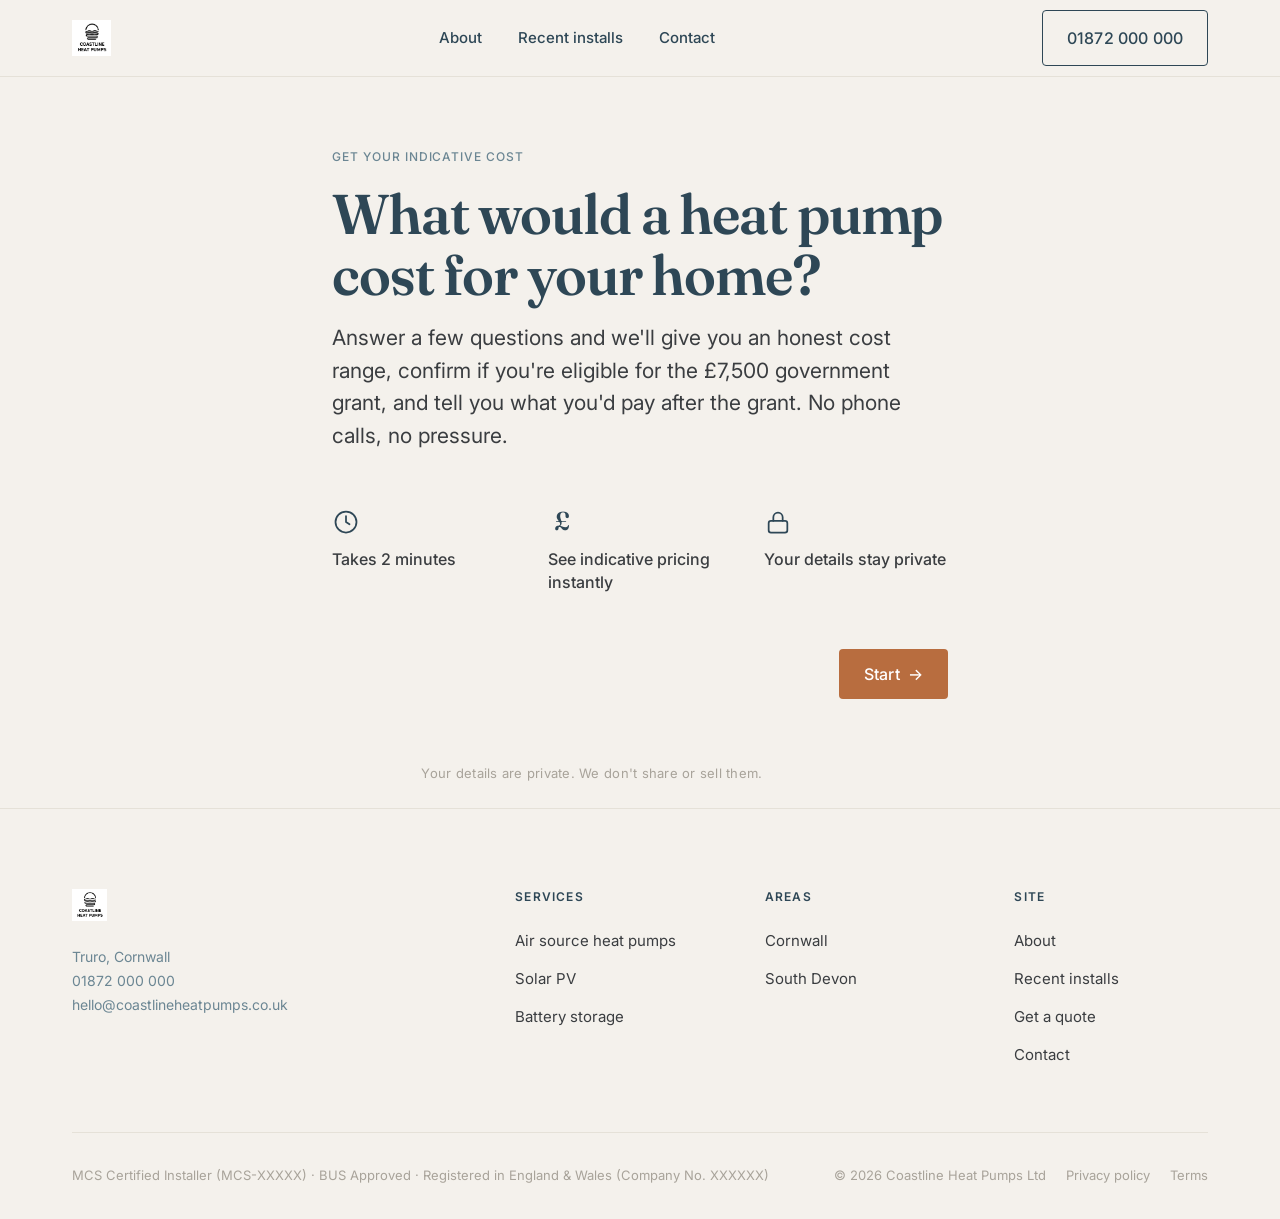
<file: quote.html>
<!doctype html>
<html lang="en-GB">
<head>
  <meta charset="utf-8">
  <meta name="viewport" content="width=device-width, initial-scale=1">
  <meta name="description" content="Get an indicative cost estimate for an air source heat pump installation in Cornwall or South Devon. Two minutes, no phone calls.">
  <title>Get a quote — Coastline Heat Pumps</title>
  <link rel="stylesheet" href="css/site.css">
</head>
<body>

<!-- NAV (same as homepage) -->
<header class="nav">
  <div class="container nav-inner">
    <a href="index.html" class="nav-logo" aria-label="Coastline Heat Pumps home">
      <img src="assets/coastline-logo.png" alt="Coastline Heat Pumps">
    </a>
    <nav class="nav-links" id="navLinks" aria-label="Primary">
      <a href="index.html#about">About</a>
      <a href="index.html#installs">Recent installs</a>
      <a href="index.html#contact">Contact</a>
    </nav>
    <div class="nav-cta" id="navCta">
      <a href="tel:01872000000" class="btn btn-secondary">01872 000 000</a>
    </div>
    <div class="step-counter" id="stepCounter" hidden aria-live="polite">STEP <span id="qpStepNum">1</span> OF <span id="qpTotal">12</span></div>
  </div>
</header>

<!-- INTRO -->
<section class="hero hero--quote" id="quoteIntro">
  <div class="container-read">
    <span class="eyebrow">Get your indicative cost</span>
    <h1>What would a heat pump cost for your home?</h1>
    <p class="lead">Answer a few questions and we'll give you an honest cost range, confirm if you're eligible for the £7,500 government grant, and tell you what you'd pay after the grant. No phone calls, no pressure.</p>

    <div class="quote-benefits">
      <div class="quote-benefit">
        <svg class="icon" width="28" height="28" viewBox="0 0 24 24" fill="none" stroke="currentColor" stroke-width="1.5" stroke-linecap="round" stroke-linejoin="round" aria-hidden="true">
          <circle cx="12" cy="12" r="9"/>
          <polyline points="12 7 12 12 15 14"/>
        </svg>
        <div class="text">Takes 2 minutes</div>
      </div>
      <div class="quote-benefit">
        <svg class="icon" width="28" height="28" viewBox="0 0 24 24" fill="currentColor" aria-hidden="true">
          <text x="50%" y="78%" text-anchor="middle" font-size="22" font-family="Fraunces, Georgia, serif" font-weight="500">£</text>
        </svg>
        <div class="text">See indicative pricing instantly</div>
      </div>
      <div class="quote-benefit">
        <svg class="icon" width="28" height="28" viewBox="0 0 24 24" fill="none" stroke="currentColor" stroke-width="1.5" stroke-linecap="round" stroke-linejoin="round" aria-hidden="true">
          <rect x="4" y="11" width="16" height="10" rx="2"/>
          <path d="M8 11V8a4 4 0 0 1 8 0v3"/>
        </svg>
        <div class="text">Your details stay private</div>
      </div>
    </div>

    <div class="quote-intro-cta">
      <button type="button" class="btn btn-primary" data-action="start">Start <span class="arrow">→</span></button>
    </div>

    <p class="quote-intro-footnote">Your details are private. We don't share or sell them.</p>
  </div>
</section>

<!-- WIZARD -->
<section class="wizard" id="quoteWizard" hidden>
  <div class="container-read">

    <!-- STEP 1: Ownership -->
    <div class="quote-step active" data-step="1">
      <span class="eyebrow">About you</span>
      <h2>Are you the property owner?</h2>
      <p class="quote-helper">The Boiler Upgrade Scheme requires the property owner to apply.</p>

      <div class="quote-options" role="radiogroup">
        <label class="quote-option">
          <input type="radio" name="ownership" value="own">
          <span class="opt-text"><span class="label">Yes, I own and live there</span></span>
        </label>
        <label class="quote-option">
          <input type="radio" name="ownership" value="landlord">
          <span class="opt-text"><span class="label">Yes, I'm a landlord of a let property</span></span>
        </label>
        <label class="quote-option">
          <input type="radio" name="ownership" value="rent">
          <span class="opt-text"><span class="label">No, I rent the property</span></span>
        </label>
      </div>

      <div class="quote-nav">
        <button type="button" class="btn-back" data-action="back-to-intro">← Back</button>
        <button type="button" class="btn btn-primary" data-action="next" disabled>Continue <span class="arrow">→</span></button>
      </div>
    </div>

    <!-- STEP 2: Postcode -->
    <div class="quote-step" data-step="2">
      <span class="eyebrow">Where is the property?</span>
      <h2>What's the postcode?</h2>
      <p class="quote-helper">The grant is available across England and Wales. Different schemes apply in Scotland and Northern Ireland.</p>

      <div class="quote-input">
        <label for="postcode">Postcode</label>
        <input type="text" id="postcode" name="postcode" autocomplete="postal-code" placeholder="e.g. TR1 2NF" autocapitalize="characters">
        <div class="quote-error" id="postcodeError" role="alert"></div>
      </div>

      <div class="quote-nav">
        <button type="button" class="btn-back" data-action="back">← Back</button>
        <button type="button" class="btn btn-primary" data-action="next" disabled>Continue <span class="arrow">→</span></button>
      </div>
    </div>

    <!-- STEP 3: Current heating -->
    <div class="quote-step" data-step="3">
      <span class="eyebrow">Current heating</span>
      <h2>What heats your home at the moment?</h2>

      <div class="quote-options" role="radiogroup">
        <label class="quote-option">
          <input type="radio" name="currentHeating" value="gas">
          <span class="opt-text"><span class="label">Gas boiler</span></span>
        </label>
        <label class="quote-option">
          <input type="radio" name="currentHeating" value="oil">
          <span class="opt-text"><span class="label">Oil boiler</span></span>
        </label>
        <label class="quote-option">
          <input type="radio" name="currentHeating" value="lpg">
          <span class="opt-text"><span class="label">LPG (liquefied petroleum gas)</span></span>
        </label>
        <label class="quote-option">
          <input type="radio" name="currentHeating" value="electric">
          <span class="opt-text"><span class="label">Electric storage heaters</span></span>
        </label>
        <label class="quote-option">
          <input type="radio" name="currentHeating" value="heat-pump">
          <span class="opt-text"><span class="label">An existing heat pump</span></span>
        </label>
        <label class="quote-option">
          <input type="radio" name="currentHeating" value="none">
          <span class="opt-text"><span class="label">No central heating</span></span>
        </label>
      </div>

      <div class="quote-nav">
        <button type="button" class="btn-back" data-action="back">← Back</button>
        <button type="button" class="btn btn-primary" data-action="next" disabled>Continue <span class="arrow">→</span></button>
      </div>
    </div>

    <!-- STEP 4: EPC -->
    <div class="quote-step" data-step="4">
      <span class="eyebrow">Energy Performance Certificate</span>
      <h2>Do you have a valid EPC?</h2>
      <p class="quote-helper">An Energy Performance Certificate is required for the £7,500 grant. If you don't have one, you can order one from gov.uk for around £60.</p>

      <div class="quote-options" role="radiogroup">
        <label class="quote-option">
          <input type="radio" name="epc" value="valid">
          <span class="opt-text"><span class="label">Yes, I have a valid one</span></span>
        </label>
        <label class="quote-option">
          <input type="radio" name="epc" value="need">
          <span class="opt-text"><span class="label">I'd need to get one</span></span>
        </label>
        <label class="quote-option">
          <input type="radio" name="epc" value="exempt">
          <span class="opt-text"><span class="label">The property is exempt</span></span>
        </label>
        <label class="quote-option">
          <input type="radio" name="epc" value="unsure">
          <span class="opt-text"><span class="label">I'm not sure</span></span>
        </label>
      </div>

      <a href="https://www.gov.uk/find-energy-certificate" target="_blank" rel="noopener" class="quote-aux-link">Check or order an EPC at gov.uk <span aria-hidden="true">→</span></a>

      <div class="quote-nav">
        <button type="button" class="btn-back" data-action="back">← Back</button>
        <button type="button" class="btn btn-primary" data-action="next" disabled>Continue <span class="arrow">→</span></button>
      </div>
    </div>

    <!-- STEP 5: Property type + bedrooms -->
    <div class="quote-step" data-step="5">
      <span class="eyebrow">About your home</span>
      <h2>Tell us about your property.</h2>

      <div class="quote-field">
        <span class="quote-field-label">Property type</span>
        <div class="quote-tiles" role="radiogroup" aria-label="Property type">
          <label class="quote-tile">
            <input type="radio" name="propertyType" value="detached">
            <span class="tile-label">Detached</span>
          </label>
          <label class="quote-tile">
            <input type="radio" name="propertyType" value="semi">
            <span class="tile-label">Semi-detached</span>
          </label>
          <label class="quote-tile">
            <input type="radio" name="propertyType" value="terrace">
            <span class="tile-label">Terrace</span>
          </label>
          <label class="quote-tile">
            <input type="radio" name="propertyType" value="bungalow">
            <span class="tile-label">Bungalow</span>
          </label>
          <label class="quote-tile">
            <input type="radio" name="propertyType" value="flat">
            <span class="tile-label">Flat</span>
          </label>
        </div>
      </div>

      <div class="quote-field">
        <span class="quote-field-label">Number of bedrooms</span>
        <div class="quote-tiles" role="radiogroup" aria-label="Number of bedrooms">
          <label class="quote-tile">
            <input type="radio" name="bedrooms" value="1">
            <span class="tile-label">1</span>
          </label>
          <label class="quote-tile">
            <input type="radio" name="bedrooms" value="2">
            <span class="tile-label">2</span>
          </label>
          <label class="quote-tile">
            <input type="radio" name="bedrooms" value="3">
            <span class="tile-label">3</span>
          </label>
          <label class="quote-tile">
            <input type="radio" name="bedrooms" value="4">
            <span class="tile-label">4</span>
          </label>
          <label class="quote-tile">
            <input type="radio" name="bedrooms" value="5+">
            <span class="tile-label">5+</span>
          </label>
        </div>
      </div>

      <div class="quote-nav">
        <button type="button" class="btn-back" data-action="back">← Back</button>
        <button type="button" class="btn btn-primary" data-action="next" disabled>Continue <span class="arrow">→</span></button>
      </div>
    </div>

    <!-- STEP 6: Floor area -->
    <div class="quote-step" data-step="6">
      <span class="eyebrow">Property size</span>
      <h2>Roughly how big is the property?</h2>
      <p class="quote-helper">The total floor area in square metres. You can find this on your EPC, or estimate it.</p>

      <div class="quote-field">
        <label class="quote-field-label" for="floorArea">Floor area</label>
        <div class="quote-input-suffix">
          <input type="number" id="floorArea" name="floorArea" min="20" max="1000" step="1" placeholder="140" inputmode="numeric">
          <span class="suffix" aria-hidden="true">m²</span>
        </div>
        <button type="button" class="quote-aux-link" data-action="estimate-area">Don't know? I'll estimate from bedrooms</button>
      </div>

      <div class="quote-nav">
        <button type="button" class="btn-back" data-action="back">← Back</button>
        <button type="button" class="btn btn-primary" data-action="next" disabled>Continue <span class="arrow">→</span></button>
      </div>
    </div>

    <!-- STEP 7: Property age -->
    <div class="quote-step" data-step="7">
      <span class="eyebrow">Age of the property</span>
      <h2>Roughly when was it built?</h2>
      <p class="quote-helper">This affects how much insulation work might be needed alongside the install.</p>

      <div class="quote-options" role="radiogroup">
        <label class="quote-option">
          <input type="radio" name="propertyAge" value="pre-1930">
          <span class="opt-text"><span class="label">Before 1930</span></span>
        </label>
        <label class="quote-option">
          <input type="radio" name="propertyAge" value="1930-1980">
          <span class="opt-text"><span class="label">1930 to 1980</span></span>
        </label>
        <label class="quote-option">
          <input type="radio" name="propertyAge" value="post-1980">
          <span class="opt-text"><span class="label">After 1980</span></span>
        </label>
        <label class="quote-option">
          <input type="radio" name="propertyAge" value="unsure">
          <span class="opt-text"><span class="label">I don't know</span></span>
        </label>
      </div>

      <div class="quote-nav">
        <button type="button" class="btn-back" data-action="back">← Back</button>
        <button type="button" class="btn btn-primary" data-action="next" disabled>Continue <span class="arrow">→</span></button>
      </div>
    </div>

    <!-- STEP 8: Radiators / heat distribution -->
    <div class="quote-step" data-step="8">
      <span class="eyebrow">Your heating setup</span>
      <h2>What kind of radiators do you have?</h2>
      <p class="quote-helper">Heat pumps work best with larger radiators or underfloor heating. We may need to upgrade some during the install.</p>

      <div class="quote-options" role="radiogroup">
        <label class="quote-option">
          <input type="radio" name="radiators" value="small">
          <span class="opt-text"><span class="label">Standard small radiators</span></span>
        </label>
        <label class="quote-option">
          <input type="radio" name="radiators" value="mix">
          <span class="opt-text"><span class="label">A mix of sizes</span></span>
        </label>
        <label class="quote-option">
          <input type="radio" name="radiators" value="large">
          <span class="opt-text"><span class="label">Large modern radiators</span></span>
        </label>
        <label class="quote-option">
          <input type="radio" name="radiators" value="underfloor">
          <span class="opt-text"><span class="label">Underfloor heating</span></span>
        </label>
        <label class="quote-option">
          <input type="radio" name="radiators" value="unsure">
          <span class="opt-text"><span class="label">I'm not sure</span></span>
        </label>
      </div>

      <div class="quote-nav">
        <button type="button" class="btn-back" data-action="back">← Back</button>
        <button type="button" class="btn btn-primary" data-action="next" disabled>Continue <span class="arrow">→</span></button>
      </div>
    </div>

    <!-- STEP 9: Outdoor space -->
    <div class="quote-step" data-step="9">
      <span class="eyebrow">Outdoor space</span>
      <h2>Is there room outside for the heat pump unit?</h2>
      <p class="quote-helper">The outdoor unit is roughly the size of a washing machine and needs about a metre of clearance around it.</p>

      <div class="quote-options" role="radiogroup">
        <label class="quote-option">
          <input type="radio" name="outdoorSpace" value="garden">
          <span class="opt-text"><span class="label">Yes, garden</span></span>
        </label>
        <label class="quote-option">
          <input type="radio" name="outdoorSpace" value="side">
          <span class="opt-text"><span class="label">Yes, side passage or yard</span></span>
        </label>
        <label class="quote-option">
          <input type="radio" name="outdoorSpace" value="none">
          <span class="opt-text"><span class="label">No outdoor space</span></span>
        </label>
      </div>

      <div class="quote-nav">
        <button type="button" class="btn-back" data-action="back">← Back</button>
        <button type="button" class="btn btn-primary" data-action="next" disabled>Continue <span class="arrow">→</span></button>
      </div>
    </div>

    <!-- STEP 10: Hot water cylinder -->
    <div class="quote-step" data-step="10">
      <span class="eyebrow">Hot water</span>
      <h2>Do you currently have a hot water cylinder?</h2>
      <p class="quote-helper">If you have a combi boiler, you'll likely need a new cylinder added — we'll factor that into the cost.</p>

      <div class="quote-options" role="radiogroup">
        <label class="quote-option">
          <input type="radio" name="cylinder" value="yes">
          <span class="opt-text"><span class="label">Yes, I have a cylinder</span></span>
        </label>
        <label class="quote-option">
          <input type="radio" name="cylinder" value="combi">
          <span class="opt-text"><span class="label">No, I have a combi boiler</span></span>
        </label>
        <label class="quote-option">
          <input type="radio" name="cylinder" value="unsure">
          <span class="opt-text"><span class="label">I'm not sure</span></span>
        </label>
      </div>

      <div class="quote-nav">
        <button type="button" class="btn-back" data-action="back">← Back</button>
        <button type="button" class="btn btn-primary" data-action="next" disabled>Continue <span class="arrow">→</span></button>
      </div>
    </div>

    <!-- STEP 11: Budget (calculation) -->
    <div class="quote-step" data-step="11">
      <span class="eyebrow">Budget</span>
      <h2 id="budgetH2">A heat pump install costs <span id="budgetPreRange">£10,000–£18,000</span> before the grant.</h2>
      <p class="quote-helper" id="budgetHelper">After the £7,500 grant, most homeowners pay <span id="budgetPostRange">£3,000 to £10,000</span>. Costs vary depending on your property. Are you comfortable with that range?</p>

      <div class="quote-options" role="radiogroup">
        <label class="quote-option">
          <input type="radio" name="budget" value="comfortable">
          <span class="opt-text"><span class="label">Yes, that's roughly what I expected</span></span>
        </label>
        <label class="quote-option">
          <input type="radio" name="budget" value="finance">
          <span class="opt-text"><span class="label">I'd want to look at finance options</span></span>
        </label>
        <label class="quote-option">
          <input type="radio" name="budget" value="too-high">
          <span class="opt-text"><span class="label">That's higher than I expected</span></span>
        </label>
      </div>

      <div class="quote-nav">
        <button type="button" class="btn-back" data-action="back">← Back</button>
        <button type="button" class="btn btn-primary" data-action="next" disabled>Continue <span class="arrow">→</span></button>
      </div>
    </div>

    <!-- STEP 12: Timeline (final main-flow step) -->
    <div class="quote-step" data-step="12">
      <span class="eyebrow">Timeline</span>
      <h2>When are you hoping to install?</h2>

      <div class="quote-options" role="radiogroup">
        <label class="quote-option">
          <input type="radio" name="timeline" value="3m">
          <span class="opt-text"><span class="label">Within 3 months</span></span>
        </label>
        <label class="quote-option">
          <input type="radio" name="timeline" value="3-6m">
          <span class="opt-text"><span class="label">3 to 6 months</span></span>
        </label>
        <label class="quote-option">
          <input type="radio" name="timeline" value="6-12m">
          <span class="opt-text"><span class="label">6 to 12 months</span></span>
        </label>
        <label class="quote-option">
          <input type="radio" name="timeline" value="research">
          <span class="opt-text"><span class="label">I'm just researching</span></span>
        </label>
      </div>

      <div class="quote-nav">
        <button type="button" class="btn-back" data-action="back">← Back</button>
        <button type="button" class="btn btn-primary" data-action="submit" disabled>See my estimate <span class="arrow">→</span></button>
      </div>
    </div>

    <!-- ESTIMATE READY -->
    <div class="quote-step" data-step="estimate-ready">
      <span class="eyebrow estimate-eyebrow" id="estEyebrow">Good news — you're eligible</span>
      <h2>Here's what your install would likely cost.</h2>

      <div class="estimate-card">
        <div class="estimate-row">
          <div class="estimate-amount" id="estPre">£11,600 – £14,500</div>
          <div class="estimate-label">Indicative install cost</div>
        </div>
        <div class="estimate-row" id="estGrantRow">
          <div class="estimate-amount estimate-amount--grant">– £7,500</div>
          <div class="estimate-label estimate-label--accent">Boiler Upgrade Scheme grant</div>
        </div>
        <div class="estimate-row">
          <div class="estimate-amount" id="estPost">£4,100 – £7,000</div>
          <div class="estimate-label estimate-label--accent">What you'd likely pay</div>
        </div>
      </div>

      <ul class="estimate-features">
        <li>
          <svg class="icon" width="18" height="18" viewBox="0 0 24 24" fill="none" stroke="currentColor" stroke-width="1.6" stroke-linecap="round" stroke-linejoin="round" aria-hidden="true"><polygon points="13 2 3 14 12 14 11 22 21 10 12 10 13 2"/></svg>
          Suggested system size: <strong id="estSize">8–10kW</strong> air source heat pump
        </li>
        <li id="estEligibleItem">
          <svg class="icon" width="18" height="18" viewBox="0 0 24 24" fill="none" stroke="currentColor" stroke-width="1.6" stroke-linecap="round" stroke-linejoin="round" aria-hidden="true"><polyline points="20 6 9 17 4 12"/></svg>
          <span id="estEligibleLine">You're eligible for the £7,500 grant</span>
        </li>
        <li>
          <svg class="icon" width="18" height="18" viewBox="0 0 24 24" fill="none" stroke="currentColor" stroke-width="1.6" stroke-linecap="round" stroke-linejoin="round" aria-hidden="true"><circle cx="12" cy="12" r="10"/><line x1="12" y1="16" x2="12" y2="12"/><line x1="12" y1="8" x2="12.01" y2="8"/></svg>
          Coastline handles the grant paperwork on your behalf
        </li>
      </ul>

      <p class="estimate-disclaimer">
        This is an indicative range based on what you've told us. The exact figure depends on a free home survey — we'll measure your radiators, check your pipework, and confirm what's needed. Most surveys take an hour and there's no obligation.
      </p>

      <hr class="form-divider">

      <h3 class="book-heading">Book your free home survey</h3>
      <p class="quote-helper book-helper">Leave your details and we'll be in touch within 24 hours.</p>

      <div class="form-grid">
        <div class="form-field">
          <label for="contactName">Name</label>
          <input type="text" id="contactName" name="contactName" autocomplete="name" placeholder="Full name">
        </div>
        <div class="form-field">
          <label for="contactEmail">Email</label>
          <input type="email" id="contactEmail" name="contactEmail" autocomplete="email" placeholder="you@example.com">
        </div>
        <div class="form-field">
          <label for="contactPhone">Phone <span class="optional">(optional)</span></label>
          <input type="tel" id="contactPhone" name="contactPhone" autocomplete="tel" placeholder="01872 000000">
          <span class="form-hint">We'll only call to book your survey.</span>
        </div>
        <div class="form-field">
          <label for="contactTime">Best time to call</label>
          <select id="contactTime" name="contactTime" class="form-select">
            <option value="">No preference</option>
            <option value="morning">Morning (9am–12pm)</option>
            <option value="afternoon">Afternoon (12pm–5pm)</option>
            <option value="evening">Evening (5pm–7pm)</option>
          </select>
        </div>
        <div class="form-field form-field--full">
          <label for="contactNotes">Anything we should know? <span class="optional">(optional)</span></label>
          <textarea id="contactNotes" name="contactNotes" rows="3" placeholder="Listed building, awkward access, anything that helps us prepare."></textarea>
        </div>
      </div>

      <button type="button" class="btn btn-primary btn--block" data-action="book-survey" disabled>Book my survey <span class="arrow">→</span></button>
      <p class="form-footer">We'll never share or sell your details.</p>
    </div>

    <!-- ESTIMATE THANKS (after booking) -->
    <div class="quote-step" data-step="estimate-thanks">
      <span class="eyebrow estimate-eyebrow">Thanks <span id="thanksName"></span></span>
      <h2>We'll be in touch within 24 hours.</h2>
      <p class="quote-helper">A summary of your details is on its way to <strong id="thanksEmail">your email</strong>. Ben from our office in Truro will follow up to confirm a survey time that suits you. No obligation.</p>

      <div class="quote-nav" style="margin-top:48px;">
        <a href="index.html" class="btn-back">← Back to homepage</a>
        <a href="quote.html" class="btn-tertiary">Start a new estimate</a>
      </div>
    </div>

    <!-- TENANT FLOW: side branch from step 1 when "rent" is picked -->
    <div class="quote-step quote-step--tenant" data-step="tenant">
      <span class="eyebrow">A quick note</span>
      <h2>Heat pumps need the property owner's approval — but you can still help make it happen.</h2>
      <p class="quote-helper">The Boiler Upgrade Scheme requires the property owner to apply. We've put together a one-page PDF written from the landlord's perspective — explaining the financial case, the grant, and the rising EPC requirements for rental properties. If you forward it to your landlord, we'll handle the rest.</p>

      <div class="quote-input">
        <label for="tenantEmail">Email</label>
        <input type="email" id="tenantEmail" name="tenantEmail" autocomplete="email" placeholder="you@example.com">
      </div>
      <div class="quote-input">
        <label for="tenantName">Your name <span class="optional">(optional)</span></label>
        <input type="text" id="tenantName" name="tenantName" autocomplete="name" placeholder="Full name">
      </div>

      <button type="button" class="btn btn-primary btn--block" data-action="tenant-submit" disabled>Email me the PDF <span class="arrow">→</span></button>
      <div class="quote-tenant-back">
        <button type="button" class="btn-back" data-action="back-to-1">← Back to question 1</button>
      </div>
    </div>

    <!-- TENANT THANKS: success state after PDF request -->
    <div class="quote-step quote-step--tenant" data-step="tenant-thanks">
      <span class="eyebrow">Sent</span>
      <h2>The PDF is on its way.</h2>
      <p class="quote-helper">Check your inbox in a few minutes. We've included a short message you can paste into an email to your landlord. If they get in touch, we'll take it from there — and you'll be the reason their property got a heat pump.</p>
      <p class="quote-helper">Didn't arrive? Check your spam folder, or email us directly at <a href="mailto:hello@coastlineheatpumps.co.uk">hello@coastlineheatpumps.co.uk</a>.</p>

      <div class="quote-nav">
        <span></span>
        <a href="index.html" class="btn btn-secondary">Back to homepage</a>
      </div>
    </div>

  </div>
  <p class="quote-intro-footnote wizard-footnote">Your details are private. We don't share or sell them.</p>
</section>

<!-- FOOTER (same as homepage) -->
<footer class="footer">
  <div class="container">
    <div class="footer-grid">
      <div class="footer-brand">
        <img src="assets/coastline-logo.png" alt="Coastline Heat Pumps">
        <div class="addr">
          Truro, Cornwall<br>
          <a href="tel:01872000000">01872 000 000</a><br>
          <a href="mailto:hello@coastlineheatpumps.co.uk">hello@coastlineheatpumps.co.uk</a>
        </div>
      </div>
      <div>
        <h4>Services</h4>
        <ul>
          <li><a href="#">Air source heat pumps</a></li>
          <li><a href="#">Solar PV</a></li>
          <li><a href="#">Battery storage</a></li>
        </ul>
      </div>
      <div>
        <h4>Areas</h4>
        <ul>
          <li><a href="#">Cornwall</a></li>
          <li><a href="#">South Devon</a></li>
        </ul>
      </div>
      <div>
        <h4>Site</h4>
        <ul>
          <li><a href="index.html#about">About</a></li>
          <li><a href="index.html#installs">Recent installs</a></li>
          <li><a href="quote.html">Get a quote</a></li>
          <li><a href="index.html#contact">Contact</a></li>
        </ul>
      </div>
    </div>
    <div class="footer-bottom">
      <div>MCS Certified Installer (MCS-XXXXX) · BUS Approved · Registered in England &amp; Wales (Company No. XXXXXX)</div>
      <div class="legal-links">
        <span>© 2026 Coastline Heat Pumps Ltd</span>
        <a href="#">Privacy policy</a>
        <a href="#">Terms</a>
      </div>
    </div>
  </div>
</footer>

<script>
(function () {
  const TOTAL = 12;
  const state = {
    step: 1,
    answers: {
      ownership: '', postcode: '', currentHeating: '', epc: '',
      propertyType: '', bedrooms: '', floorArea: '', propertyAge: '',
      radiators: '', outdoorSpace: '', cylinder: '', budget: '', timeline: '',
      contactName: '', contactEmail: '', contactPhone: '', contactTime: '', contactNotes: '',
      tenantEmail: '', tenantName: ''
    }
  };

  const $  = s => document.querySelector(s);
  const $$ = s => Array.from(document.querySelectorAll(s));

  const isUkPostcode = p =>
    /^[A-Z]{1,2}\d{1,2}[A-Z]?\s?\d[A-Z]{2}$/i
      .test((p || '').replace(/\s+/g, ' ').trim());

  const isEmail = e => /^\S+@\S+\.\S+$/.test((e || '').trim());

  // Step validators — add new entries as we add questions.
  // Step 1: any of the three ownership answers is valid (rent routes to the tenant flow).
  const validators = {
    1:        a => ['own', 'landlord', 'rent'].includes(a.ownership),
    2:        a => isUkPostcode(a.postcode),
    3:        a => !!a.currentHeating,
    4:        a => !!a.epc,
    5:        a => !!a.propertyType && !!a.bedrooms,
    6:        a => {
                  const v = parseInt(a.floorArea, 10);
                  return Number.isFinite(v) && v >= 20 && v <= 1000;
                },
    7:        a => !!a.propertyAge,
    8:        a => !!a.radiators,
    9:        a => !!a.outdoorSpace,
    10:       a => !!a.cylinder,
    11:       a => !!a.budget,
    12:       a => !!a.timeline,
    'estimate-ready': a => a.contactName.trim().length >= 2 && isEmail(a.contactEmail),
    tenant:   a => isEmail(a.tenantEmail)
  };

  // Rough UK averages — used by "estimate from bedrooms" on step 6.
  // Indexed by property type then bedroom count.
  const areaEstimate = {
    detached: { '1': 65, '2': 90,  '3': 115, '4': 150, '5+': 200 },
    semi:     { '1': 55, '2': 75,  '3': 95,  '4': 125, '5+': 165 },
    terrace:  { '1': 50, '2': 70,  '3': 90,  '4': 115, '5+': 150 },
    bungalow: { '1': 55, '2': 75,  '3': 95,  '4': 120, '5+': 150 },
    flat:     { '1': 40, '2': 60,  '3': 80,  '4': 100, '5+': 130 }
  };
  function estimateArea(type, beds) {
    return (areaEstimate[type] && areaEstimate[type][beds]) || 95;
  }

  // ─── Cost calculation ─────────────────────────────────────────────────
  // All numbers indicative — final quote comes after the home survey.
  function calculateQuote(a) {
    const area = Math.max(20, parseInt(a.floorArea, 10) || 95);

    // Base £/m² — varies by property type
    let perLow = 100, perHigh = 150;
    if (a.propertyType === 'detached') { perLow += 10; perHigh += 15; }
    if (a.propertyType === 'flat')     { perLow -= 10; perHigh -= 10; }

    let low  = area * perLow;
    let high = area * perHigh;

    // Older properties tend to need extra insulation/pipework
    if (a.propertyAge === 'pre-1930')   { low += 1500; high += 3000; }
    else if (a.propertyAge === '1930-1980') { low += 500; high += 1500; }

    // Radiator upgrade likelihood
    if (a.radiators === 'small')                       { low += 2500; high += 4500; }
    else if (a.radiators === 'mix' || a.radiators === 'unsure') { low += 1000; high += 2000; }

    // Combi boilers need a new cylinder added
    if (a.cylinder === 'combi')       { low += 1500; high += 2500; }
    else if (a.cylinder === 'unsure') { low += 800;  high += 1500; }

    // Limited outdoor space = slightly more complex install
    if (a.outdoorSpace === 'side')    { low += 300; high += 800; }

    // No central heating = significantly more pipework
    if (a.currentHeating === 'none')  { low += 2000; high += 3500; }

    // Round to the nearest £100
    low  = Math.round(low  / 100) * 100;
    high = Math.round(high / 100) * 100;

    // BUS grant eligibility (rough)
    const eligible =
      ['own', 'landlord'].includes(a.ownership) &&
      ['oil', 'lpg', 'gas', 'electric'].includes(a.currentHeating) &&
      a.epc === 'valid';
    const grant = eligible ? 7500 : 0;

    return {
      preLow:  low,
      preHigh: high,
      grant,
      eligible,
      postLow:  Math.max(0, low  - grant),
      postHigh: Math.max(0, high - grant)
    };
  }

  const fmtMoney = n => '£' + n.toLocaleString('en-GB');

  // Suggest an air-source heat pump kW band from floor area + property age.
  function suggestSystemSize(area, propertyAge) {
    const a = Math.max(20, parseInt(area, 10) || 95);
    const bump = propertyAge === 'pre-1930' ? 2 : (propertyAge === 'post-1980' ? -1 : 0);
    let lo, hi;
    if (a < 60)        { lo = 5;  hi = 6; }
    else if (a < 90)   { lo = 6;  hi = 8; }
    else if (a < 130)  { lo = 8;  hi = 10; }
    else if (a < 180)  { lo = 10; hi = 12; }
    else if (a < 240)  { lo = 12; hi = 14; }
    else               { lo = 14; hi = 16; }
    return `${Math.max(4, lo + bump)}–${Math.max(5, hi + bump)}kW`;
  }

  function renderEstimate() {
    const c = calculateQuote(state.answers);
    const a = state.answers;

    $('#estPre').textContent  = `${fmtMoney(c.preLow)} – ${fmtMoney(c.preHigh)}`;
    $('#estPost').textContent = `${fmtMoney(c.postLow)} – ${fmtMoney(c.postHigh)}`;
    $('#estSize').textContent = suggestSystemSize(a.floorArea, a.propertyAge);

    if (c.eligible) {
      $('#estEyebrow').textContent = "Good news — you're eligible";
      $('#estGrantRow').hidden = false;
      $('#estEligibleItem').hidden = false;
    } else {
      $('#estEyebrow').textContent = "Your estimate";
      $('#estGrantRow').hidden = true;
      $('#estEligibleItem').hidden = true;
    }
  }

  function renderBudget() {
    const c = calculateQuote(state.answers);
    const $h2     = $('.quote-step[data-step="11"] h2');
    const $helper = $('.quote-step[data-step="11"] .quote-helper');
    const preRange  = `${fmtMoney(c.preLow)}–${fmtMoney(c.preHigh)}`;
    const postRange = `${fmtMoney(c.postLow)} to ${fmtMoney(c.postHigh)}`;

    $h2.textContent = `A heat pump install costs ${preRange} before the grant.`;

    if (c.eligible) {
      $helper.textContent =
        `After the £7,500 grant, most homeowners pay ${postRange}. Costs vary depending on your property. Are you comfortable with that range?`;
    } else {
      $helper.textContent =
        `Based on your answers, you may not qualify for the £7,500 grant — we'll talk you through the options. Costs vary depending on your property. Are you comfortable with that range?`;
    }
  }

  function isStepValid(n) {
    return validators[n] ? validators[n](state.answers) : false;
  }

  function showIntro() {
    $('#quoteIntro').hidden = false;
    $('#quoteWizard').hidden = true;
    $('#stepCounter').hidden = true;
    $('#navLinks').hidden = false;
    $('#navCta').hidden = false;
    window.scrollTo({ top: 0, behavior: 'smooth' });
  }

  function showWizard() {
    $('#quoteIntro').hidden = true;
    $('#quoteWizard').hidden = false;
    $('#stepCounter').hidden = false;
    $('#navLinks').hidden = true;
    $('#navCta').hidden = true;
    setStep(state.step);
    window.scrollTo({ top: 0, behavior: 'smooth' });
  }

  function setStep(n) {
    state.step = n;
    $$('.quote-step').forEach(el => el.classList.remove('active'));
    const target = $(`.quote-step[data-step="${n}"]`);
    if (target) target.classList.add('active');

    // Step counter only shown for numeric main-flow steps.
    if (typeof n === 'number') {
      $('#qpStepNum').textContent = n;
      $('#stepCounter').hidden = false;
    } else {
      $('#stepCounter').hidden = true;
    }

    // Per-step render hooks
    if (n === 11) renderBudget();
    if (n === 'estimate-ready') renderEstimate();

    refreshContinue();

    // Auto-focus first text input on the new step
    const txt = target?.querySelector('input[type="text"], input[type="email"], input[type="tel"], input[type="number"]');
    if (txt) setTimeout(() => txt.focus(), 200);
  }

  function refreshContinue() {
    const active = $('.quote-step.active');
    if (!active) return;
    const next = active.querySelector('[data-action="next"], [data-action="submit"]');
    if (next) next.disabled = !isStepValid(state.step);
  }

  // Radio + select change handler.
  document.addEventListener('change', e => {
    const t = e.target;
    if (t.matches('input[type="radio"]')) {
      state.answers[t.name] = t.value;
      refreshContinue();
    } else if (t.matches('select')) {
      state.answers[t.name] = t.value;
      refreshContinue();
    }
  });

  // Text / number / textarea input handler.
  document.addEventListener('input', e => {
    const t = e.target;
    if (t.matches('input[type="text"], input[type="email"], input[type="tel"], input[type="number"], textarea')) {
      state.answers[t.name] = t.value;

      // Step 2 specific: format error if postcode looks malformed.
      if (t.name === 'postcode') {
        const err = $('#postcodeError');
        if (t.value && !isUkPostcode(t.value)) {
          err.textContent = "That doesn't look like a UK postcode.";
        } else {
          err.textContent = '';
        }
      }

      refreshContinue();
    }
  });

  // Enter to advance from text inputs.
  document.addEventListener('keydown', e => {
    if (e.key === 'Enter' && e.target.matches('input[type="text"], input[type="email"], input[type="tel"], input[type="number"]')) {
      e.preventDefault();
      const trigger = $('.quote-step.active')?.querySelector('[data-action="next"], [data-action="submit"]');
      if (trigger && !trigger.disabled) trigger.click();
    }
  });

  // Click handler for nav buttons.
  document.addEventListener('click', e => {
    const action = e.target.closest('[data-action]')?.dataset.action;
    if (!action) return;

    if (action === 'start') {
      showWizard();
    } else if (action === 'back-to-intro') {
      showIntro();
    } else if (action === 'back-to-1') {
      setStep(1);
    } else if (action === 'next' && isStepValid(state.step)) {
      // Step 1 with "rent" answer routes to the tenant side flow.
      if (state.step === 1 && state.answers.ownership === 'rent') {
        setStep('tenant');
      } else if (typeof state.step === 'number' && state.step < TOTAL) {
        setStep(state.step + 1);
      }
    } else if (action === 'back' && typeof state.step === 'number' && state.step > 1) {
      setStep(state.step - 1);
    } else if (action === 'tenant-submit' && isStepValid('tenant')) {
      console.log('[Coastline tenant flow]', {
        email: state.answers.tenantEmail,
        name: state.answers.tenantName
      });
      setStep('tenant-thanks');
    } else if (action === 'submit' && isStepValid(state.step)) {
      const calc = calculateQuote(state.answers);
      console.log('[Coastline quote submission]', { ...state.answers, calculation: calc });
      setStep('estimate-ready');
    } else if (action === 'book-survey' && isStepValid('estimate-ready')) {
      const calc = calculateQuote(state.answers);
      console.log('[Coastline survey booking]', { ...state.answers, calculation: calc });
      const firstName = state.answers.contactName.trim().split(/\s+/)[0];
      $('#thanksName').textContent = firstName ? ', ' + firstName : '';
      $('#thanksEmail').textContent = state.answers.contactEmail;
      setStep('estimate-thanks');
    } else if (action === 'estimate-area') {
      const v = estimateArea(state.answers.propertyType, state.answers.bedrooms);
      const input = $('#floorArea');
      if (input) {
        input.value = v;
        state.answers.floorArea = String(v);
        refreshContinue();
      }
    }
  });
})();
</script>

</body>
</html>
</file>
<file: css/site.css>
@import url("./tokens.css");

/* Safety net: ensure `hidden` attribute always wins over author display rules */
[hidden] { display: none !important; }

* { box-sizing: border-box; }
html, body { margin: 0; padding: 0; }

/* ============================================================ LAYOUT */
.container      { max-width: 1200px; margin: 0 auto; padding: 0 32px; }
.container-hero { max-width: 1100px; margin: 0 auto; padding: 0 32px; }
.container-read { max-width: 680px;  margin: 0 auto; padding: 0 32px; }

.section { padding: 96px 0; }
.section--bone  { background: var(--bone); }
.section--white { background: var(--white); }
.section--slate { background: var(--slate-blue); color: var(--bone); }

.eyebrow {
  font-size: 12px;
  font-weight: 500;
  letter-spacing: 0.08em;
  text-transform: uppercase;
  color: var(--coastal-mist);
  display: inline-block;
  margin-bottom: 16px;
}

/* ============================================================ NAV */
.nav {
  position: sticky;
  top: 0;
  z-index: 50;
  background: rgba(244,241,236,0.92);
  backdrop-filter: saturate(140%) blur(8px);
  -webkit-backdrop-filter: saturate(140%) blur(8px);
  border-bottom: 1px solid var(--stone);
}
.nav-inner {
  display: flex;
  align-items: center;
  justify-content: space-between;
  height: 76px;
}
.nav-logo {
  display: flex;
  align-items: center;
  gap: 10px;
  text-decoration: none;
}
.nav-logo img { height: 36px; width: auto; display: block; }
.nav-links { display: flex; gap: 36px; align-items: center; }
.nav-links a {
  font-size: 15px;
  color: var(--slate-blue);
  font-weight: 500;
  text-decoration: none;
  transition: color var(--dur-fast) var(--ease-default);
}
.nav-links a:hover { color: var(--copper); text-decoration: none; }
.nav-cta { display: flex; align-items: center; gap: 24px; }

/* ============================================================ BUTTONS */
.btn {
  display: inline-flex;
  align-items: center;
  gap: 8px;
  font-family: var(--sans-body);
  font-size: 16px;
  font-weight: 500;
  letter-spacing: 0.01em;
  padding: 14px 24px;
  border-radius: var(--radius-sm);
  border: 1px solid transparent;
  cursor: pointer;
  text-decoration: none;
  white-space: nowrap;
  transition:
    background var(--dur-fast) var(--ease-default),
    color var(--dur-fast) var(--ease-default),
    border-color var(--dur-fast) var(--ease-default);
}
.btn-primary { background: var(--copper); color: var(--white); }
.btn-primary:hover { background: var(--copper-hover); color: var(--white); text-decoration: none; }
.btn-secondary { background: transparent; color: var(--slate-blue); border-color: var(--slate-blue); }
.btn-secondary:hover { background: var(--slate-blue); color: var(--white); text-decoration: none; }
.btn-tertiary {
  display: inline-flex;
  align-items: center;
  gap: 6px;
  color: var(--slate-blue);
  font-size: 16px;
  font-weight: 500;
  padding: 4px 0;
  text-decoration: none;
  border-bottom: 1px solid transparent;
  transition: color var(--dur-fast) var(--ease-default), border-color var(--dur-fast) var(--ease-default);
}
.btn-tertiary:hover { color: var(--copper); border-bottom-color: var(--copper); text-decoration: none; }
.btn-tertiary .arrow,
.btn .arrow { transition: transform var(--dur-base) var(--ease-default); }
.btn-tertiary:hover .arrow,
.btn-primary:hover .arrow { transform: translateX(3px); }

/* ============================================================ HERO */
.hero {
  padding: 80px 0 96px;
  text-align: center;
}
.hero h1 {
  font-size: var(--fs-h1);
  max-width: 18ch;
  margin: 0 auto 24px;
}
.hero .lead {
  font-size: 21px;
  line-height: 1.55;
  color: var(--granite);
  max-width: 56ch;
  margin: 0 auto 40px;
}
.hero-actions {
  display: flex;
  gap: 16px;
  justify-content: center;
  flex-wrap: wrap;
  margin-bottom: 48px;
}
.trust-strip {
  display: flex;
  justify-content: center;
  align-items: center;
  gap: 20px;
  flex-wrap: wrap;
  font-size: 13px;
  color: var(--coastal-mist);
  letter-spacing: 0.04em;
}
.trust-strip .sep {
  width: 4px;
  height: 4px;
  border-radius: 50%;
  background: var(--stone);
  display: inline-block;
}

/* ============================================================ PHOTO PLACEHOLDER */
.photo {
  position: relative;
  background: var(--stone);
  border: 1px solid var(--stone);
  overflow: hidden;
  border-radius: var(--radius-md);
}
.photo > img,
.team-photo > img {
  width: 100%;
  height: 100%;
  object-fit: cover;
  display: block;
}
.photo--hero {
  aspect-ratio: 17 / 9;
  margin-top: 56px;
  border-radius: var(--radius-lg);
}
.photo--frame {
  background:
    repeating-linear-gradient(45deg, transparent 0 12px, rgba(107,134,147,0.05) 12px 13px),
    var(--stone);
}
.photo-note {
  position: absolute;
  inset: 0;
  display: flex;
  flex-direction: column;
  align-items: center;
  justify-content: center;
  padding: 32px;
  color: var(--coastal-mist);
  text-align: center;
}
.photo-note .label {
  font-size: 11px;
  letter-spacing: 0.12em;
  text-transform: uppercase;
  color: var(--pebble);
  margin-bottom: 8px;
}
.photo-note .desc {
  font-family: var(--serif-display);
  font-size: 17px;
  font-weight: 400;
  font-style: italic;
  color: var(--coastal-mist);
  max-width: 48ch;
  line-height: 1.5;
}

/* ============================================================ INTRO */
.intro p {
  font-size: 21px;
  line-height: 1.6;
  color: var(--granite);
  margin-bottom: 28px;
  max-width: none;
}
.intro .link-row { margin-top: 32px; }

/* ============================================================ HOW IT WORKS */
.how-head {
  text-align: center;
  max-width: 720px;
  margin: 0 auto 72px;
}
.how-grid {
  display: grid;
  grid-template-columns: repeat(3, 1fr);
  gap: 56px;
}
.step { display: flex; flex-direction: column; }
.step-icon {
  width: 48px;
  height: 48px;
  display: flex;
  align-items: center;
  justify-content: center;
  color: var(--slate-blue);
  margin-bottom: 24px;
}
.step-num {
  font-size: 12px;
  letter-spacing: 0.12em;
  text-transform: uppercase;
  color: var(--coastal-mist);
  margin-bottom: 8px;
}
.step h4 {
  font-family: var(--serif-display);
  font-size: 24px;
  font-weight: 500;
  color: var(--slate-blue);
  margin: 0 0 6px;
  line-height: 1.25;
}
.step .duration {
  font-size: 14px;
  color: var(--copper);
  margin-bottom: 16px;
  font-weight: 500;
}
.step p {
  font-size: 16px;
  line-height: 1.6;
  color: var(--granite);
  margin: 0;
}
.how-cta {
  margin-top: 72px;
  display: flex;
  justify-content: center;
}

/* ============================================================ GRANT */
.grant-grid {
  display: grid;
  grid-template-columns: 5fr 7fr;
  gap: 80px;
  align-items: start;
}
.grant-left h2 { margin-top: 0; }
.grant-left p {
  font-size: 17px;
  line-height: 1.65;
  color: var(--granite);
  margin-bottom: 24px;
}
.grant-card {
  background: var(--white);
  border: 1px solid var(--stone);
  border-radius: var(--radius-md);
  padding: 40px;
}
.grant-card h4 {
  font-family: var(--sans-body);
  font-size: 14px;
  font-weight: 600;
  letter-spacing: 0.06em;
  text-transform: uppercase;
  color: var(--slate-blue);
  margin: 0 0 20px;
}
.grant-card h4:not(:first-of-type) { margin-top: 32px; }
.eligibility { list-style: none; padding: 0; margin: 0; }
.eligibility li {
  display: flex;
  align-items: flex-start;
  gap: 12px;
  padding: 10px 0;
  font-size: 16px;
  color: var(--granite);
  line-height: 1.5;
  border-bottom: 1px solid var(--stone);
}
.eligibility li:last-child { border-bottom: none; }
.eligibility li svg { color: var(--forest); flex-shrink: 0; margin-top: 2px; }
.divider { border: none; border-top: 1px solid var(--stone); margin: 32px 0; }
.cost-rows { display: flex; flex-direction: column; gap: 14px; }
.cost-row {
  display: flex;
  justify-content: space-between;
  align-items: baseline;
  font-size: 16px;
  color: var(--granite);
}
.cost-row .num { font-variant-numeric: tabular-nums; font-weight: 500; }
.cost-row.you-pay {
  margin-top: 8px;
  padding-top: 16px;
  border-top: 1px solid var(--stone);
  color: var(--slate-blue);
  font-size: 18px;
  font-weight: 600;
}
.cost-row.you-pay .num { color: var(--slate-blue); font-size: 20px; font-weight: 600; }
.grant-card .caption { margin-top: 24px; font-size: 13px; line-height: 1.5; color: var(--pebble); }

/* ============================================================ RECENT INSTALLS */
.installs-head { margin-bottom: 56px; }
.installs-grid {
  display: grid;
  grid-template-columns: repeat(3, 1fr);
  gap: 32px;
}
.install-card { display: flex; flex-direction: column; }
.install-photo {
  aspect-ratio: 4 / 3;
  border-radius: var(--radius-md);
  margin-bottom: 20px;
}
.install-card h4 {
  font-family: var(--serif-display);
  font-size: 22px;
  font-weight: 500;
  line-height: 1.3;
  color: var(--slate-blue);
  margin: 0 0 12px;
}
.install-card p {
  font-size: 15px;
  line-height: 1.55;
  color: var(--granite);
  margin: 0 0 16px;
  max-width: none;
}
.installs-foot {
  margin-top: 48px;
  display: flex;
  justify-content: flex-end;
}

/* ============================================================ WHY US */
.why-wrap { max-width: 1100px; margin: 0 auto; padding: 0 32px; }
.why-head { text-align: center; margin-bottom: 72px; }
.why-grid {
  display: grid;
  grid-template-columns: repeat(3, 1fr);
  gap: 56px;
}
.why-col h4 {
  font-family: var(--serif-display);
  font-weight: 500;
  font-size: 22px;
  line-height: 1.3;
  color: var(--slate-blue);
  margin: 0 0 16px;
}
.why-col p {
  font-size: 16px;
  line-height: 1.65;
  color: var(--granite);
  margin: 0;
}

/* ============================================================ TEAM */
.team-head {
  display: grid;
  grid-template-columns: 5fr 7fr;
  gap: 64px;
  align-items: end;
  margin-bottom: 64px;
}
.team-head h2 { margin: 8px 0 0; }
.team-head p {
  font-size: 18px;
  line-height: 1.6;
  color: var(--granite);
  margin: 0;
  max-width: 52ch;
}

/* Video card */
.team-video {
  position: relative;
  aspect-ratio: 16 / 9;
  border-radius: var(--radius-lg);
  overflow: hidden;
  background: var(--slate-blue);
  border: 1px solid var(--stone);
  cursor: pointer;
  margin-bottom: 64px;
}
.team-video video,
.team-video .video-poster {
  position: absolute;
  inset: 0;
  width: 100%;
  height: 100%;
  object-fit: cover;
}
.team-video .video-poster {
  background:
    repeating-linear-gradient(45deg, transparent 0 12px, rgba(244,241,236,0.04) 12px 13px),
    linear-gradient(180deg, #3A5A6E 0%, #2E4756 100%);
  display: flex;
  align-items: flex-end;
  padding: 32px;
  color: rgba(244,241,236,0.65);
  font-family: var(--serif-display);
  font-style: italic;
  font-size: 16px;
  line-height: 1.4;
  letter-spacing: 0.01em;
  text-align: left;
  pointer-events: none;
}
.team-video .video-poster .poster-meta {
  font-family: var(--sans-body);
  font-style: normal;
  font-size: 11px;
  letter-spacing: 0.12em;
  text-transform: uppercase;
  color: rgba(244,241,236,0.5);
  margin-bottom: 6px;
}
.team-video .play-btn {
  position: absolute;
  top: 50%;
  left: 50%;
  transform: translate(-50%, -50%);
  width: 80px;
  height: 80px;
  border-radius: 50%;
  background: var(--copper);
  display: flex;
  align-items: center;
  justify-content: center;
  color: var(--white);
  border: none;
  cursor: pointer;
  box-shadow: 0 8px 32px rgba(0,0,0,0.25);
  transition:
    background var(--dur-fast) var(--ease-default),
    transform var(--dur-base) var(--ease-default);
}
.team-video:hover .play-btn {
  background: var(--copper-hover);
  transform: translate(-50%, -50%) scale(1.04);
}
.team-video .play-btn svg { margin-left: 4px; }
.team-video .video-caption {
  position: absolute;
  left: 24px;
  bottom: 24px;
  display: flex;
  align-items: center;
  gap: 12px;
  font-size: 13px;
  color: rgba(244,241,236,0.85);
  letter-spacing: 0.02em;
  background: rgba(46,71,86,0.55);
  backdrop-filter: blur(4px);
  padding: 8px 14px;
  border-radius: var(--radius-sm);
  pointer-events: none;
}
.team-video .video-caption .dot {
  width: 6px;
  height: 6px;
  border-radius: 50%;
  background: var(--copper);
}
.team-video.playing .play-btn,
.team-video.playing .video-poster,
.team-video.playing .video-caption { display: none; }

/* Team grid */
.team-grid {
  display: grid;
  grid-template-columns: repeat(3, 1fr);
  gap: 40px 32px;
}
.team-card { display: flex; flex-direction: column; }
.team-photo {
  aspect-ratio: 4 / 5;
  border-radius: var(--radius-md);
  margin-bottom: 16px;
  background: var(--stone);
  position: relative;
  overflow: hidden;
}
.team-photo .photo-note { padding: 16px; }
.team-photo .photo-note .desc { font-size: 13px; }
.team-card h4 {
  font-family: var(--serif-display);
  font-size: 22px;
  font-weight: 500;
  color: var(--slate-blue);
  margin: 4px 0;
  line-height: 1.25;
}
.team-card .role {
  font-size: 14px;
  color: var(--copper);
  margin-bottom: 8px;
  font-weight: 500;
}
.team-card p {
  font-size: 15px;
  line-height: 1.55;
  color: var(--granite);
  margin: 0;
}

/* ============================================================ FAQ */
.faq-head { margin-bottom: 40px; }
.faq-list { border-top: 1px solid var(--stone); }
.faq-item { border-bottom: 1px solid var(--stone); }
.faq-q {
  display: flex;
  align-items: center;
  justify-content: space-between;
  width: 100%;
  padding: 24px 0;
  background: none;
  border: none;
  font-family: var(--sans-body);
  font-size: 18px;
  font-weight: 500;
  color: var(--slate-blue);
  text-align: left;
  cursor: pointer;
  line-height: 1.4;
}
.faq-q:hover { color: var(--copper); }
.faq-q .chevron {
  flex-shrink: 0;
  margin-left: 24px;
  color: var(--slate-blue);
  transition: transform var(--dur-base) var(--ease-default);
}
.faq-item.open .faq-q .chevron { transform: rotate(180deg); }
.faq-a {
  display: none;
  padding: 0 0 24px;
  font-size: 16px;
  line-height: 1.65;
  color: var(--granite);
  max-width: 62ch;
}
.faq-item.open .faq-a { display: block; }
.faq-foot { margin-top: 32px; }

/* ============================================================ CLOSING CTA */
.cta-slate {
  background: var(--slate-blue);
  color: var(--white);
  padding: 128px 0;
  text-align: center;
}
.cta-slate h2 {
  color: var(--white);
  font-size: 44px;
  max-width: 22ch;
  margin: 0 auto 24px;
}
.cta-slate .lead {
  font-size: 19px;
  line-height: 1.6;
  color: #6B8693;
  max-width: 58ch;
  margin: 0 auto 40px;
}
.cta-slate .btn-primary { padding: 16px 28px; }
.cta-slate .contact-line {
  margin-top: 40px;
  font-size: 15px;
  color: var(--white);
}
.cta-slate .contact-line a {
  color: var(--white);
  border-bottom: 1px solid rgba(255,255,255,0.3);
  text-decoration: none;
}
.cta-slate .contact-line a:hover {
  border-bottom-color: var(--white);
  color: var(--white);
  text-decoration: none;
}
.cta-slate .hours {
  margin-top: 12px;
  font-size: 13px;
  color: var(--pebble);
  letter-spacing: 0.02em;
}

/* ============================================================ FOOTER */
.footer {
  background: var(--bone);
  color: var(--granite);
  padding: 80px 0 32px;
  border-top: 1px solid var(--stone);
}
.footer-grid {
  display: grid;
  grid-template-columns: 2fr 1fr 1fr 1fr;
  gap: 56px;
  margin-bottom: 64px;
}
.footer h4 {
  font-family: var(--sans-body);
  font-size: 12px;
  font-weight: 600;
  letter-spacing: 0.1em;
  text-transform: uppercase;
  color: var(--slate-blue);
  margin: 0 0 20px;
}
.footer ul {
  list-style: none;
  padding: 0;
  margin: 0;
  display: flex;
  flex-direction: column;
  gap: 10px;
}
.footer ul a { color: var(--granite); font-size: 15px; text-decoration: none; }
.footer ul a:hover { color: var(--copper); text-decoration: none; }
.footer-brand img { height: 32px; margin-bottom: 16px; }
.footer-brand .addr { font-size: 14px; color: var(--coastal-mist); line-height: 1.7; }
.footer-brand .addr a { color: var(--coastal-mist); }
.footer-brand .addr a:hover { color: var(--copper); }
.footer-bottom {
  display: flex;
  justify-content: space-between;
  align-items: center;
  padding-top: 32px;
  border-top: 1px solid var(--stone);
  font-size: 13px;
  color: var(--pebble);
  flex-wrap: wrap;
  gap: 16px;
}
.footer-bottom .legal-links { display: flex; gap: 20px; }
.footer-bottom a { color: var(--pebble); }
.footer-bottom a:hover { color: var(--slate-blue); }

/* ============================================================ QUOTE CALCULATOR */

/* Nav step counter (replaces phone CTA when wizard is active) */
.step-counter {
  font-size: 13px;
  letter-spacing: 0.08em;
  text-transform: uppercase;
  color: var(--coastal-mist);
  font-weight: 500;
}

/* Wizard layout — no card, content sits directly on bone background */
.wizard {
  padding: 80px 0 32px;
  background: var(--bone);
  min-height: calc(100vh - 76px);
  display: flex;
  flex-direction: column;
}
.wizard[hidden] { display: none; }
.wizard > .container-read { flex: 1; }
.wizard-footnote {
  text-align: center;
  font-size: 13px;
  color: var(--pebble);
  margin: 64px 0 0;
  letter-spacing: 0.02em;
}

/* Field label (sentence case, sits above an input or tile group) */
.quote-field { margin-bottom: 28px; }
.quote-field-label {
  display: block;
  font-size: 14px;
  color: var(--coastal-mist);
  margin-bottom: 12px;
  font-weight: 500;
}

/* Tile grid — used for compact multi-option selectors like property type or bedrooms */
.quote-tiles {
  display: grid;
  grid-template-columns: repeat(5, 1fr);
  gap: 12px;
}
.quote-tile {
  display: flex;
  align-items: center;
  justify-content: center;
  min-height: 88px;
  padding: 16px 12px;
  text-align: center;
  border: 1px solid var(--stone);
  border-radius: var(--radius-md);
  background: var(--white);
  cursor: pointer;
  position: relative;
  transition:
    border-color var(--dur-fast) var(--ease-default),
    background var(--dur-fast) var(--ease-default),
    box-shadow var(--dur-fast) var(--ease-default);
}
.quote-tile:hover { border-color: var(--coastal-mist); }
.quote-tile input[type="radio"] {
  position: absolute;
  width: 1px; height: 1px;
  padding: 0; margin: -1px;
  overflow: hidden;
  clip: rect(0,0,0,0);
  border: 0;
}
.quote-tile .tile-label {
  font-size: 15px;
  color: var(--slate-blue);
  font-weight: 500;
  line-height: 1.25;
}
.quote-tile:has(input:checked) {
  border-color: var(--slate-blue);
  background: rgba(46,71,86,0.04);
  box-shadow: 0 0 0 1px var(--slate-blue);
}
.quote-tile:focus-within {
  border-color: var(--slate-blue);
  box-shadow: 0 0 0 3px rgba(46,71,86,0.12);
}

@media (max-width: 600px) {
  .quote-tiles { grid-template-columns: repeat(2, 1fr); }
  .quote-tile { min-height: 64px; }
}

/* ─── ESTIMATE READY (results page) ───────────────────────────────────── */
.estimate-eyebrow { color: var(--copper); margin-bottom: 16px; }

.estimate-card {
  background: var(--white);
  border: 1px solid var(--stone);
  border-radius: var(--radius-lg);
  padding: 8px 32px;
  margin: 24px 0 32px;
  box-shadow: var(--shadow-card);
}
.estimate-row {
  padding: 20px 0;
  border-bottom: 1px solid var(--stone);
}
.estimate-row:last-child { border-bottom: none; }
.estimate-amount {
  font-family: var(--serif-display);
  font-size: 32px;
  font-weight: 600;
  color: var(--slate-blue);
  letter-spacing: -0.01em;
  line-height: 1.1;
  margin-bottom: 8px;
}
.estimate-amount--grant { font-size: 24px; }
.estimate-label {
  font-size: 11px;
  letter-spacing: 0.1em;
  text-transform: uppercase;
  color: var(--coastal-mist);
  font-weight: 500;
}
.estimate-label--accent { color: var(--copper); }

.estimate-features {
  list-style: none;
  padding: 0;
  margin: 0 0 24px;
  display: flex;
  flex-direction: column;
  gap: 10px;
}
.estimate-features li {
  display: flex;
  align-items: center;
  gap: 12px;
  font-size: 15px;
  color: var(--granite);
  line-height: 1.5;
}
.estimate-features .icon {
  color: var(--coastal-mist);
  flex-shrink: 0;
}
.estimate-features strong { color: var(--slate-blue); font-weight: 500; }

.estimate-disclaimer {
  font-size: 14px;
  line-height: 1.6;
  color: var(--granite);
  margin: 0 0 8px;
  max-width: none;
}

/* Booking form */
.form-divider {
  border: 0;
  border-top: 1px solid var(--stone);
  margin: 40px 0 32px;
}
.book-heading {
  font-family: var(--serif-display);
  font-size: 22px;
  font-weight: 600;
  color: var(--slate-blue);
  letter-spacing: -0.005em;
  margin: 0 0 8px;
}
.book-helper { margin-bottom: 24px; }

.form-grid {
  display: grid;
  grid-template-columns: 1fr 1fr;
  gap: 18px;
  margin-bottom: 32px;
}
.form-field { display: flex; flex-direction: column; }
.form-field--full { grid-column: 1 / -1; }
.form-field label {
  font-size: 13px;
  color: var(--granite);
  margin-bottom: 6px;
  font-weight: 500;
}
.form-field label .optional { color: var(--pebble); font-weight: 400; }
.form-field input,
.form-field textarea,
.form-field select {
  width: 100%;
  padding: 12px 14px;
  font-size: 15px;
  font-family: var(--sans-body);
  color: var(--granite);
  background: var(--white);
  border: 1px solid var(--stone);
  border-radius: var(--radius-sm);
  transition:
    border-color var(--dur-fast) var(--ease-default),
    box-shadow var(--dur-fast) var(--ease-default);
}
.form-field input::placeholder,
.form-field textarea::placeholder { color: var(--pebble); }
.form-field input:focus,
.form-field textarea:focus,
.form-field select:focus {
  outline: none;
  border-color: var(--slate-blue);
  box-shadow: 0 0 0 3px rgba(46,71,86,0.08);
}
.form-field textarea { resize: vertical; min-height: 80px; }
.form-field select {
  appearance: none;
  -webkit-appearance: none;
  background-image: url("data:image/svg+xml,%3Csvg xmlns='http://www.w3.org/2000/svg' width='12' height='8' viewBox='0 0 12 8' fill='none' stroke='%236B8693' stroke-width='1.5' stroke-linecap='round' stroke-linejoin='round'%3E%3Cpolyline points='1 1 6 6 11 1'/%3E%3C/svg%3E");
  background-repeat: no-repeat;
  background-position: right 14px center;
  padding-right: 36px;
}
.form-hint { font-size: 12px; color: var(--pebble); margin-top: 6px; }

.btn--block {
  display: flex;
  width: 100%;
  justify-content: center;
  padding: 18px 28px;
  font-size: 16px;
}
.form-footer {
  text-align: center;
  font-size: 13px;
  color: var(--pebble);
  margin: 16px 0 0;
}

@media (max-width: 600px) {
  .form-grid { grid-template-columns: 1fr; gap: 14px; }
  .estimate-card { padding: 4px 20px; }
  .estimate-amount { font-size: 26px; }
  .estimate-amount--grant { font-size: 20px; }
  .book-heading { font-size: 20px; }
}

/* Auxiliary link / button — small subdued action below options or inputs */
.quote-aux-link {
  display: inline-block;
  color: var(--coastal-mist);
  font-size: 14px;
  margin-top: 12px;
  font-family: var(--sans-body);
  font-weight: 400;
  padding: 0;
  background: none;
  border: 0;
  cursor: pointer;
  text-decoration: none;
  border-bottom: 1px solid transparent;
  transition: color var(--dur-fast) var(--ease-default), border-color var(--dur-fast) var(--ease-default);
}
.quote-aux-link:hover {
  color: var(--copper);
  border-bottom-color: var(--copper);
}
/* Tighten the gap when this link follows an option group (e.g. EPC step) */
.quote-options + .quote-aux-link { margin-top: -24px; margin-bottom: 8px; }

/* Number / text input with a unit suffix (e.g. "140  m²") */
.quote-input-suffix { position: relative; }
.quote-input-suffix > input {
  width: 100%;
  padding: 18px 56px 18px 20px;
  font-size: 17px;
  font-family: var(--sans-body);
  background: var(--white);
  border: 1px solid var(--stone);
  border-radius: var(--radius-sm);
  color: var(--granite);
  transition:
    border-color var(--dur-fast) var(--ease-default),
    box-shadow var(--dur-fast) var(--ease-default);
  -moz-appearance: textfield;
}
.quote-input-suffix > input::placeholder { color: var(--pebble); }
.quote-input-suffix > input::-webkit-outer-spin-button,
.quote-input-suffix > input::-webkit-inner-spin-button {
  -webkit-appearance: none;
  margin: 0;
}
.quote-input-suffix > input:focus {
  outline: none;
  border-color: var(--slate-blue);
  box-shadow: 0 0 0 3px rgba(46,71,86,0.08);
}
.quote-input-suffix > .suffix {
  position: absolute;
  right: 20px;
  top: 50%;
  transform: translateY(-50%);
  color: var(--pebble);
  font-size: 16px;
  pointer-events: none;
}

/* Full-width primary button (used on tenant flow) */
.btn--block {
  width: 100%;
  justify-content: center;
  padding: 18px 24px;
  font-size: 17px;
}

/* Tenant flow — small "back to question 1" link below submit */
.quote-tenant-back {
  margin-top: 24px;
  text-align: center;
}
.quote-tenant-back .btn-back {
  font-size: 14px;
}

/* Step heading style for wizard (h2 inside step) */
.wizard .quote-step h2 {
  font-size: 36px;
  margin: 0 0 16px;
  letter-spacing: -0.01em;
  line-height: 1.2;
}
.wizard .quote-step .eyebrow { margin-bottom: 16px; }
.wizard .quote-step .quote-helper {
  font-size: 17px;
  color: var(--coastal-mist);
  line-height: 1.55;
  margin: 0 0 40px;
  max-width: none;
}
@media (max-width: 600px) {
  .wizard { padding: 48px 0 24px; }
  .wizard .quote-step h2 { font-size: 26px; }
}


/* Intro hero (left-aligned, compressed) */
.hero.hero--quote {
  padding: 64px 0 24px;
  text-align: left;
}
.hero--quote h1 {
  margin: 0 0 16px;
  max-width: 18ch;
}
.hero--quote .lead {
  margin: 0 0 56px;
  max-width: 60ch;
  color: var(--granite);
}

/* Intro benefits */
.quote-benefits {
  display: grid;
  grid-template-columns: repeat(3, 1fr);
  gap: 32px;
  margin-bottom: 56px;
}
.quote-benefit { display: flex; flex-direction: column; gap: 12px; }
.quote-benefit .icon {
  width: 28px;
  height: 28px;
  color: var(--slate-blue);
  flex-shrink: 0;
}
.quote-benefit .text {
  font-size: 16px;
  color: var(--granite);
  font-weight: 500;
  line-height: 1.4;
}

.quote-intro-cta {
  display: flex;
  justify-content: flex-end;
  margin-bottom: 64px;
}

.quote-intro-footnote {
  text-align: center;
  font-size: 13px;
  color: var(--pebble);
  margin: 0;
  letter-spacing: 0.02em;
}

@media (max-width: 600px) {
  .quote-benefits { grid-template-columns: 1fr; gap: 20px; }
  .quote-intro-cta { justify-content: stretch; }
  .quote-intro-cta .btn { width: 100%; justify-content: center; }
}

/* Wizard section */
.quote-section {
  padding-top: 32px;
  padding-bottom: 96px;
}

/* Card */
.quote-card {
  background: var(--white);
  border: 1px solid var(--stone);
  border-radius: var(--radius-lg);
  overflow: hidden;
  box-shadow: var(--shadow-card);
}
.quote-card-head {
  display: flex;
  align-items: center;
  gap: 24px;
  padding: 20px 32px;
  border-bottom: 1px solid var(--stone);
  background: var(--bone);
}
.step-tag {
  font-size: 12px;
  letter-spacing: 0.08em;
  text-transform: uppercase;
  color: var(--coastal-mist);
  font-weight: 500;
  white-space: nowrap;
}
.quote-card-head .quote-progress-bar { flex: 1; }
.quote-card-body { padding: 40px 32px; }

/* Progress bar */
.quote-progress-bar {
  height: 3px;
  background: var(--stone);
  border-radius: 2px;
  overflow: hidden;
}
.quote-progress-bar .bar-fill {
  height: 100%;
  background: var(--copper);
  width: 14.28%;
  transition: width 350ms var(--ease-default);
}

.quote-step { display: none; animation: stepIn 280ms var(--ease-default) both; }
.quote-step.active { display: block; }
@keyframes stepIn {
  from { opacity: 0; transform: translateY(8px); }
  to   { opacity: 1; transform: translateY(0); }
}

.quote-step h3 {
  font-family: var(--serif-display);
  font-size: 26px;
  font-weight: 600;
  color: var(--slate-blue);
  margin: 0 0 12px;
  letter-spacing: -0.01em;
  line-height: 1.25;
}
.quote-step .quote-helper {
  font-size: 17px;
  color: var(--granite);
  line-height: 1.6;
  margin-bottom: 32px;
  max-width: none;
}

/* Option cards (radio is visually hidden — whole card is the click target) */
.quote-options {
  display: grid;
  gap: 12px;
  margin-bottom: 40px;
}
.quote-option {
  display: flex;
  align-items: center;
  padding: 22px 52px 22px 24px;
  border: 1px solid var(--stone);
  border-radius: var(--radius-md);
  background: var(--white);
  cursor: pointer;
  transition:
    border-color var(--dur-fast) var(--ease-default),
    background var(--dur-fast) var(--ease-default),
    box-shadow var(--dur-fast) var(--ease-default);
  position: relative;
}
.quote-option:hover { border-color: var(--coastal-mist); }
.quote-option input[type="radio"] {
  position: absolute;
  width: 1px;
  height: 1px;
  padding: 0;
  margin: -1px;
  overflow: hidden;
  clip: rect(0,0,0,0);
  border: 0;
}
.quote-option .opt-text { display: flex; flex-direction: column; gap: 2px; flex: 1; }
.quote-option .label {
  font-size: 16px;
  color: var(--slate-blue);
  font-weight: 500;
  line-height: 1.4;
}
.quote-option .helper {
  font-size: 13px;
  color: var(--pebble);
  line-height: 1.4;
}
.quote-option:has(input:checked) {
  border-color: var(--slate-blue);
  background: rgba(46,71,86,0.04);
  box-shadow: 0 0 0 1px var(--slate-blue);
}
/* Checkmark on the right of the selected option */
.quote-option::after {
  content: '';
  position: absolute;
  right: 24px;
  top: 50%;
  transform: translateY(-50%);
  width: 18px;
  height: 18px;
  background-image: url("data:image/svg+xml,%3Csvg xmlns='http://www.w3.org/2000/svg' viewBox='0 0 24 24' fill='none' stroke='%232E4756' stroke-width='2' stroke-linecap='round' stroke-linejoin='round'%3E%3Cpolyline points='20 6 9 17 4 12'/%3E%3C/svg%3E");
  background-repeat: no-repeat;
  background-position: center;
  background-size: contain;
  opacity: 0;
  transition: opacity var(--dur-fast) var(--ease-default);
  pointer-events: none;
}
.quote-option:has(input:checked)::after { opacity: 1; }
.quote-option:focus-within {
  border-color: var(--slate-blue);
  box-shadow: 0 0 0 3px rgba(46,71,86,0.12);
}

/* Text inputs */
.quote-input { margin-bottom: 24px; }
.quote-input label {
  display: block;
  font-size: 12px;
  letter-spacing: 0.08em;
  text-transform: uppercase;
  color: var(--coastal-mist);
  margin-bottom: 8px;
  font-weight: 500;
}
.quote-input label .optional {
  letter-spacing: 0;
  text-transform: none;
  color: var(--pebble);
  font-size: 12px;
  font-weight: 400;
}
.quote-input input {
  width: 100%;
  padding: 14px 16px;
  font-size: 16px;
  font-family: var(--sans-body);
  background: var(--white);
  border: 1px solid var(--stone);
  border-radius: var(--radius-sm);
  color: var(--granite);
  transition: border-color var(--dur-fast) var(--ease-default);
}
.quote-input input::placeholder { color: var(--pebble); }
.quote-input input:focus {
  outline: none;
  border-color: var(--slate-blue);
  box-shadow: 0 0 0 3px rgba(46,71,86,0.08);
}

.quote-error {
  margin-top: 8px;
  font-size: 13px;
  color: var(--warning);
  line-height: 1.4;
  min-height: 18px;
}
.quote-error.warn { color: var(--information); }

/* Step navigation */
.quote-nav {
  display: flex;
  align-items: center;
  justify-content: space-between;
  gap: 16px;
  margin-top: 32px;
}
.btn-back {
  background: none;
  border: none;
  cursor: pointer;
  color: var(--coastal-mist);
  font-family: var(--sans-body);
  font-size: 15px;
  padding: 8px 0;
  transition: color var(--dur-fast) var(--ease-default);
}
.btn-back:hover { color: var(--slate-blue); }

.btn:disabled,
.btn[disabled] {
  background: var(--stone);
  color: var(--pebble);
  border-color: var(--stone);
  cursor: not-allowed;
  pointer-events: none;
}

/* Result page */
.result-eyebrow { margin-bottom: 8px; }

.quote-cost-rows {
  background: var(--bone);
  border-radius: var(--radius-md);
  padding: 24px 28px;
  margin: 24px 0;
  display: flex;
  flex-direction: column;
  gap: 14px;
}

.result-caption {
  background: rgba(90,122,140,0.08);
  border-left: 3px solid var(--information);
  padding: 16px 20px;
  font-size: 14px;
  color: var(--granite);
  border-radius: var(--radius-sm);
  margin: 24px 0;
  line-height: 1.6;
  max-width: none;
}
.result-caption strong { color: var(--slate-blue); }

.quote-eligibility-warning {
  background: rgba(184,109,63,0.08);
  border-left: 3px solid var(--copper);
  padding: 16px 20px;
  font-size: 14px;
  color: var(--granite);
  border-radius: var(--radius-sm);
  margin-bottom: 24px;
  line-height: 1.6;
  display: flex;
  flex-direction: column;
  gap: 4px;
}
.quote-eligibility-warning strong { color: var(--slate-blue); }

/* Rent notice (shown when "I rent" is selected on step 1) */
.rent-notice {
  background: rgba(184,109,63,0.08);
  border-left: 3px solid var(--copper);
  padding: 16px 20px;
  font-size: 14px;
  color: var(--granite);
  border-radius: var(--radius-sm);
  margin: 0 0 24px;
  line-height: 1.6;
  display: flex;
  flex-direction: column;
  gap: 4px;
}
.rent-notice strong { color: var(--slate-blue); }
.rent-notice a { color: var(--copper); border-bottom: 1px solid currentColor; }
.rent-notice a:hover { color: var(--copper-hover); }

.result-next {
  background: var(--slate-blue);
  color: var(--white);
  padding: 28px 32px;
  border-radius: var(--radius-md);
  margin: 24px 0 32px;
}
.result-next h4 {
  color: var(--white);
  font-family: var(--serif-display);
  font-size: 22px;
  font-weight: 500;
  margin: 0 0 8px;
  letter-spacing: -0.005em;
}
.result-next p {
  color: rgba(255,255,255,0.85);
  font-size: 15px;
  line-height: 1.65;
  margin: 0;
  max-width: none;
}
.result-next strong { color: var(--white); }

.result-actions {
  text-align: center;
  margin-top: 8px;
}

@media (max-width: 600px) {
  .quote-step h3 { font-size: 22px; }
  .quote-card-head { padding: 16px 20px; gap: 16px; }
  .quote-card-body { padding: 28px 20px; }
  .result-next { padding: 24px; }
  .step-tag { font-size: 11px; }
  .hero--quote { padding-top: 32px; }
  .quote-section { padding-bottom: 64px; }
}

/* ============================================================ RESPONSIVE */
@media (max-width: 960px) {
  .nav-links { display: none; }
  .nav-cta .btn { padding: 10px 16px; font-size: 14px; }
  .hero h1 { font-size: 40px; }
  .hero .lead { font-size: 18px; }
  .grant-grid,
  .how-grid,
  .why-grid,
  .installs-grid { grid-template-columns: 1fr; gap: 32px; }
  .footer-grid { grid-template-columns: 1fr 1fr; gap: 32px; }
  .section, .hero { padding: 64px 0; }
  .cta-slate { padding: 80px 0; }
  .container, .container-hero, .container-read { padding: 0 24px; }
  .team-head { grid-template-columns: 1fr; gap: 16px; align-items: start; }
  .team-grid { grid-template-columns: 1fr 1fr; }
  .team-video .play-btn { width: 64px; height: 64px; }
}
@media (max-width: 600px) {
  .team-grid { grid-template-columns: 1fr; }
  .footer-grid { grid-template-columns: 1fr; }
  .grant-grid { gap: 40px; }
}
</file>
